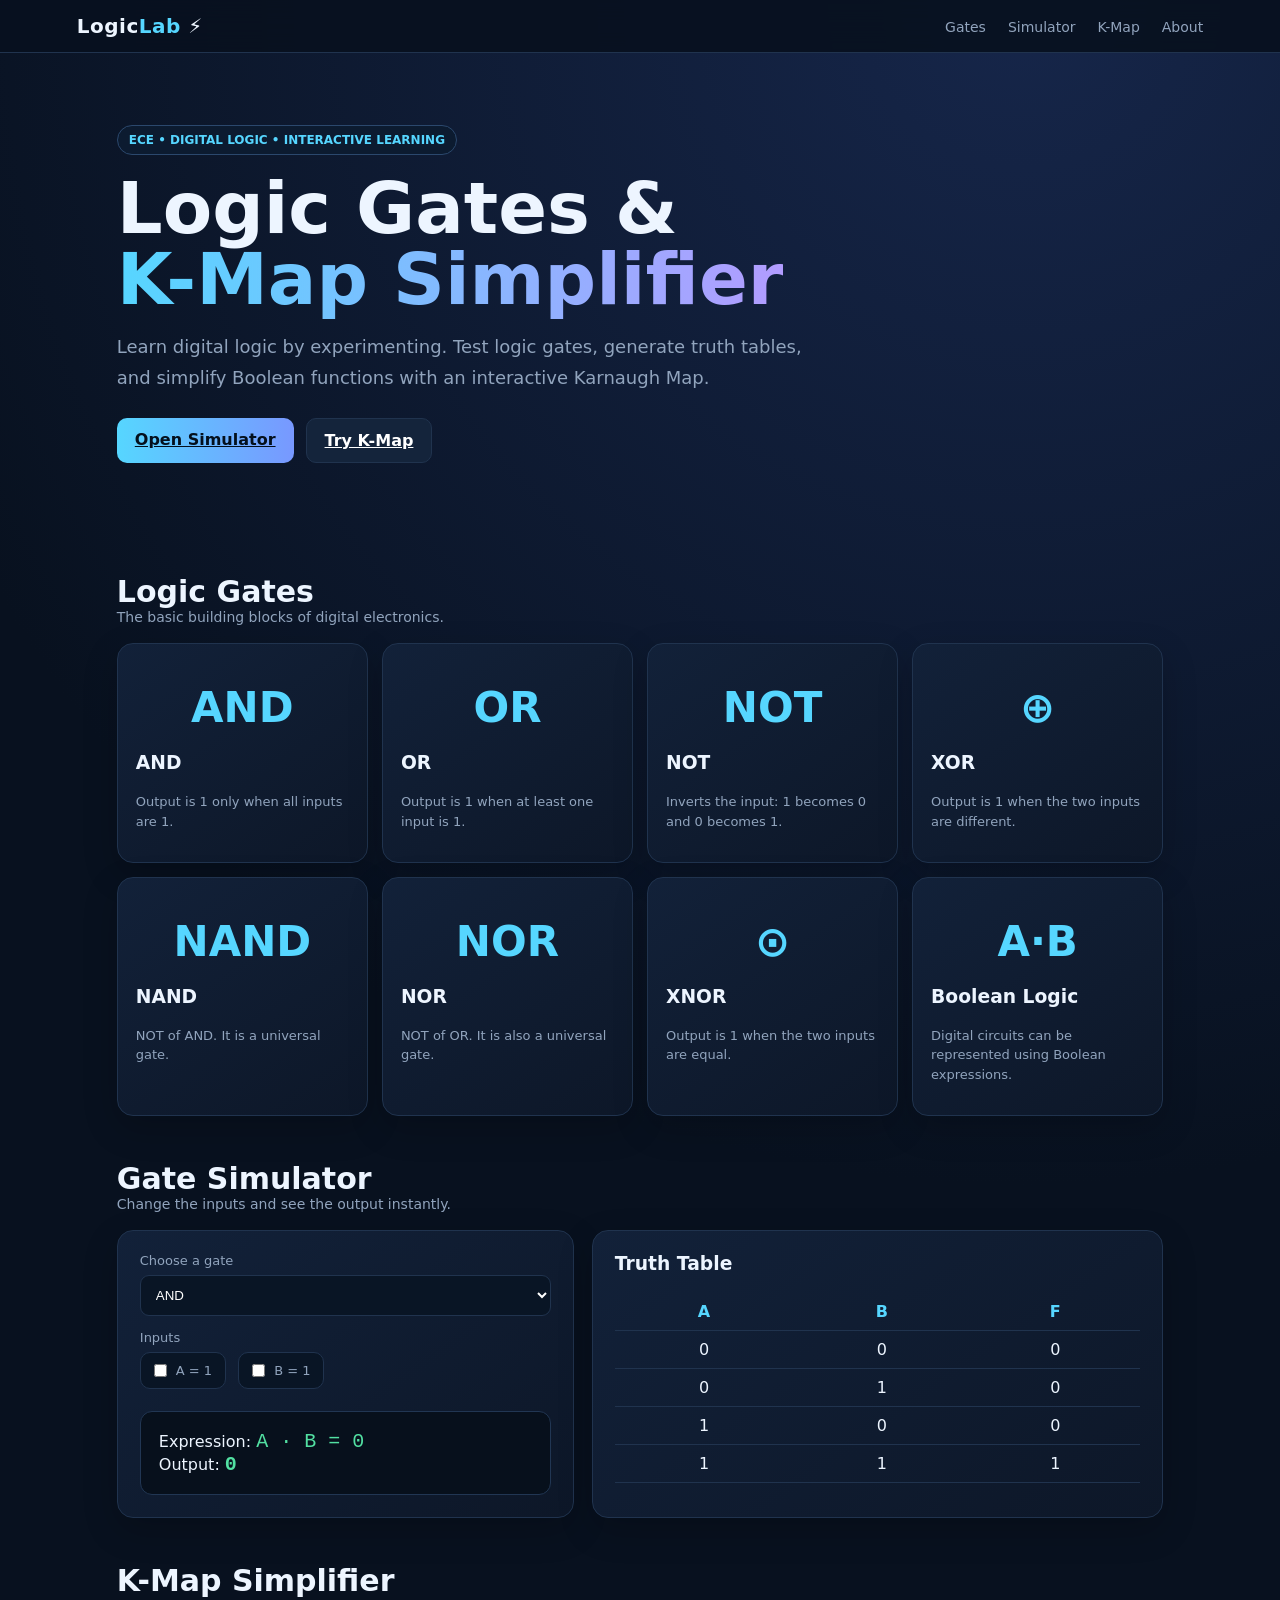
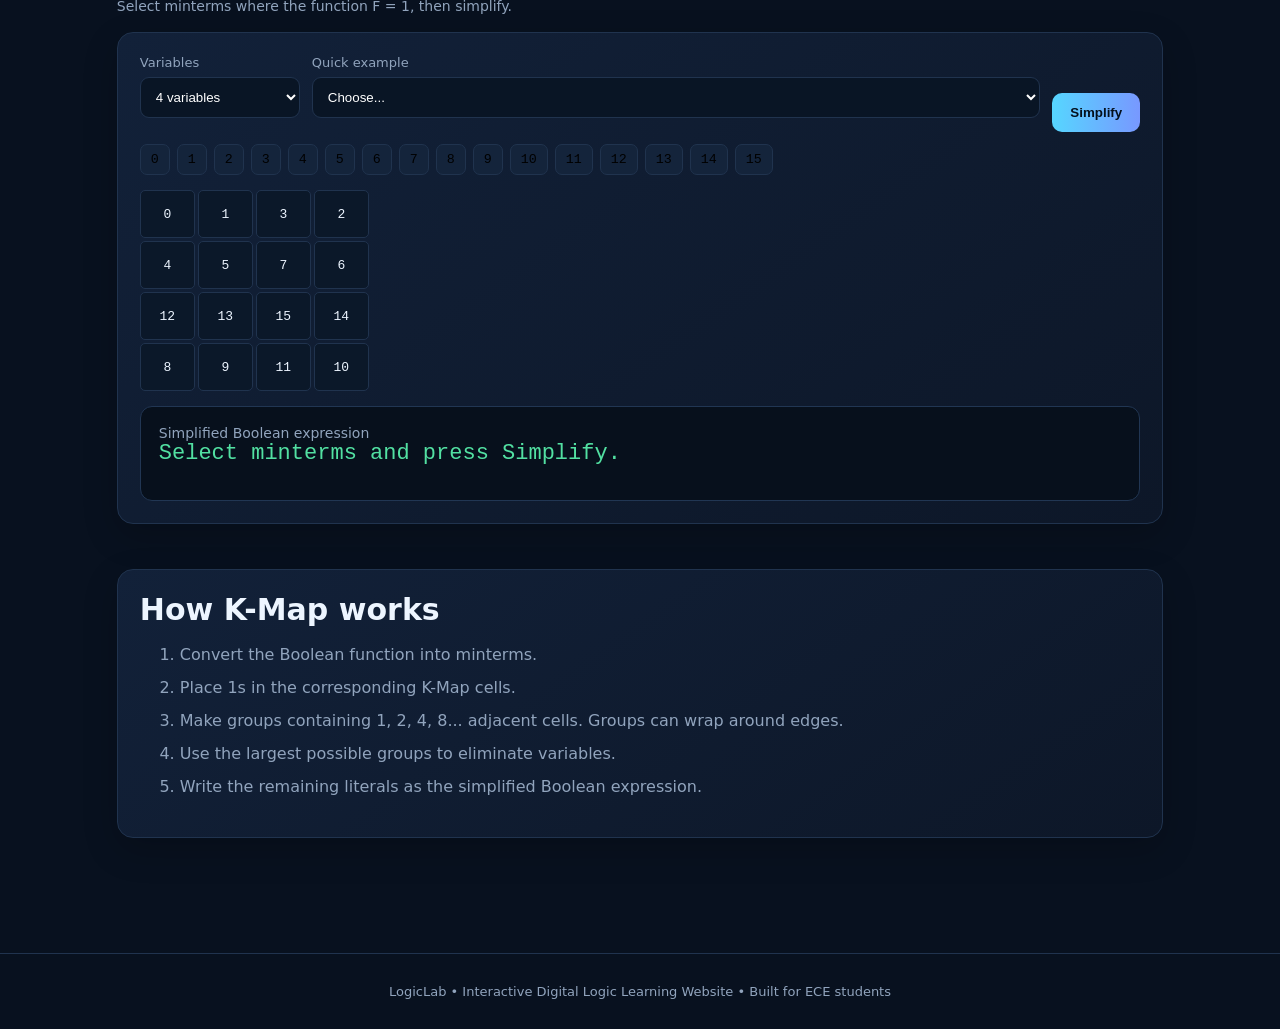
<file: index.html>
<!DOCTYPE html>
<html lang="en">
<head>
<meta charset="UTF-8">
<meta name="viewport" content="width=device-width,initial-scale=1">
<title>LogicLab — Logic Gates & K-Map Simplifier</title>
<style>
:root{--bg:#08111f;--panel:#101d31;--panel2:#0d1728;--text:#edf5ff;--muted:#91a4bd;--accent:#56d6ff;--accent2:#8b7cff;--good:#52e0a2;--border:#20334e}
*{box-sizing:border-box}html{scroll-behavior:smooth}body{margin:0;font-family:Inter,system-ui,-apple-system,Segoe UI,sans-serif;background:radial-gradient(circle at 80% 0%,#16264a 0,#08111f 42%);color:var(--text)}
nav{position:sticky;top:0;z-index:10;background:#08111fea;backdrop-filter:blur(12px);border-bottom:1px solid var(--border);display:flex;align-items:center;justify-content:space-between;padding:14px 6%}
.logo{font-weight:900;letter-spacing:.5px;font-size:20px}.logo span{color:var(--accent)}nav a{color:var(--muted);text-decoration:none;margin-left:22px;font-size:14px}nav a:hover{color:white}
.hero{padding:72px 6% 46px;max-width:1200px;margin:auto}.tag{display:inline-block;padding:7px 11px;border:1px solid #2b486d;border-radius:999px;color:var(--accent);background:#0c1b30;font-size:12px;font-weight:700}
h1{font-size:clamp(40px,7vw,72px);line-height:.98;margin:18px 0}.grad{background:linear-gradient(90deg,var(--accent),#b29cff);-webkit-background-clip:text;background-clip:text;color:transparent}
.hero p{max-width:720px;color:var(--muted);font-size:18px;line-height:1.7}.buttons{display:flex;gap:12px;flex-wrap:wrap;margin-top:25px}.btn{border:0;border-radius:10px;padding:12px 18px;font-weight:800;cursor:pointer;background:linear-gradient(90deg,var(--accent),#7898ff);color:#04101d}.btn.alt{background:#14243b;color:white;border:1px solid var(--border)}
main{max-width:1200px;margin:auto;padding:20px 6% 70px}section{margin:45px 0}.section-title{display:flex;justify-content:space-between;align-items:end;gap:20px;margin-bottom:18px}h2{font-size:30px;margin:0}h3{margin-top:0}.sub{color:var(--muted);font-size:14px}
.grid{display:grid;grid-template-columns:repeat(4,1fr);gap:14px}.card,.tool{background:linear-gradient(145deg,#122139,#0d1728);border:1px solid var(--border);border-radius:16px;padding:18px;box-shadow:0 12px 35px #0003}.gate-symbol{height:90px;display:grid;place-items:center;font-size:42px;color:var(--accent);font-weight:900}.card p{color:var(--muted);line-height:1.5;font-size:13px}
.tools{display:grid;grid-template-columns:1fr 1.25fr;gap:18px}.tool{padding:22px}label{font-size:13px;color:var(--muted);display:block;margin-bottom:7px}select,input{width:100%;background:#091525;color:white;border:1px solid var(--border);border-radius:9px;padding:11px;margin-bottom:14px}input[type=checkbox]{width:auto;margin:0}
.switches{display:flex;gap:12px;flex-wrap:wrap}.switch{display:flex;align-items:center;gap:9px;background:#091525;padding:10px 13px;border-radius:10px;border:1px solid var(--border);cursor:pointer}.switch input{accent-color:var(--accent)}
.output{background:#07101c;border:1px solid #213653;border-radius:12px;padding:18px;margin-top:15px;min-height:80px}.logic{font-family:ui-monospace,monospace;color:var(--good);font-size:20px}.truth{width:100%;border-collapse:collapse;margin-top:10px}.truth th,.truth td{padding:9px;border-bottom:1px solid var(--border);text-align:center}.truth th{color:var(--accent)}
.kcontrols{display:grid;grid-template-columns:160px 1fr auto;gap:12px;align-items:end}.minterms{display:flex;gap:7px;flex-wrap:wrap;margin:12px 0}.minterm{padding:7px 10px;border-radius:7px;background:#14243b;border:1px solid var(--border);cursor:pointer;font-family:monospace}.minterm.on{background:#174d55;border-color:var(--good);color:#bfffe8}
.kmap{display:grid;gap:3px;margin-top:15px;overflow:auto}.cell{min-width:55px;min-height:48px;display:grid;place-items:center;background:#0b1829;border:1px solid #20334e;border-radius:5px;font-family:monospace}.cell.one{background:#174d55;color:#bfffe8}.cell.group{outline:2px solid var(--accent);outline-offset:-2px}
table.klabels{border-collapse:collapse}.answer{font-size:22px;color:var(--good);font-family:ui-monospace,monospace;word-break:break-word}.steps li{margin:9px 0;color:var(--muted);line-height:1.5}
footer{border-top:1px solid var(--border);padding:30px 6%;text-align:center;color:var(--muted);font-size:13px}
@media(max-width:850px){.grid{grid-template-columns:repeat(2,1fr)}.tools{grid-template-columns:1fr}.kcontrols{grid-template-columns:1fr}nav div:last-child{display:none}}@media(max-width:520px){.grid{grid-template-columns:1fr}.hero{padding-top:50px}h1{font-size:48px}}
</style>
</head>
<body>
<nav><div class="logo">Logic<span>Lab</span> ⚡</div><div><a href="#gates">Gates</a><a href="#simulator">Simulator</a><a href="#kmap">K-Map</a><a href="#about">About</a></div></nav>

<header class="hero">
<span class="tag">ECE • DIGITAL LOGIC • INTERACTIVE LEARNING</span>
<h1>Logic Gates &<br><span class="grad">K-Map Simplifier</span></h1>
<p>Learn digital logic by experimenting. Test logic gates, generate truth tables, and simplify Boolean functions with an interactive Karnaugh Map.</p>
<div class="buttons"><a class="btn" href="#simulator">Open Simulator</a><a class="btn alt" href="#kmap">Try K-Map</a></div>
</header>

<main>
<section id="gates">
<div class="section-title"><div><h2>Logic Gates</h2><div class="sub">The basic building blocks of digital electronics.</div></div></div>
<div class="grid">
<div class="card"><div class="gate-symbol">AND</div><h3>AND</h3><p>Output is 1 only when all inputs are 1.</p></div>
<div class="card"><div class="gate-symbol">OR</div><h3>OR</h3><p>Output is 1 when at least one input is 1.</p></div>
<div class="card"><div class="gate-symbol">NOT</div><h3>NOT</h3><p>Inverts the input: 1 becomes 0 and 0 becomes 1.</p></div>
<div class="card"><div class="gate-symbol">⊕</div><h3>XOR</h3><p>Output is 1 when the two inputs are different.</p></div>
<div class="card"><div class="gate-symbol">NAND</div><h3>NAND</h3><p>NOT of AND. It is a universal gate.</p></div>
<div class="card"><div class="gate-symbol">NOR</div><h3>NOR</h3><p>NOT of OR. It is also a universal gate.</p></div>
<div class="card"><div class="gate-symbol">⊙</div><h3>XNOR</h3><p>Output is 1 when the two inputs are equal.</p></div>
<div class="card"><div class="gate-symbol">A·B</div><h3>Boolean Logic</h3><p>Digital circuits can be represented using Boolean expressions.</p></div>
</div>
</section>

<section id="simulator">
<div class="section-title"><div><h2>Gate Simulator</h2><div class="sub">Change the inputs and see the output instantly.</div></div></div>
<div class="tools">
<div class="tool">
<label>Choose a gate</label><select id="gate" onchange="updateSim()"><option>AND</option><option>OR</option><option>NOT</option><option>NAND</option><option>NOR</option><option>XOR</option><option>XNOR</option></select>
<label>Inputs</label><div class="switches"><label class="switch"><input id="a" type="checkbox" onchange="updateSim()"> A = 1</label><label class="switch" id="bwrap"><input id="b" type="checkbox" onchange="updateSim()"> B = 1</label></div>
<div class="output">Expression: <span id="expr" class="logic"></span><br>Output: <strong id="out" class="logic"></strong></div>
</div>
<div class="tool"><h3>Truth Table</h3><div id="truthBox"></div></div>
</div>
</section>

<section id="kmap">
<div class="section-title"><div><h2>K-Map Simplifier</h2><div class="sub">Select minterms where the function F = 1, then simplify.</div></div></div>
<div class="tool">
<div class="kcontrols"><div><label>Variables</label><select id="vars" onchange="buildMinterms()"><option value="2">2 variables</option><option value="3">3 variables</option><option value="4" selected>4 variables</option></select></div><div><label>Quick example</label><select id="example" onchange="loadExample()"><option value="">Choose...</option><option value="1">Σm(1,3,5,7)</option><option value="2">Σm(0,2,8,10)</option><option value="3">Σm(1,3,7,9,11,15)</option></select></div><button class="btn" onclick="simplify()">Simplify</button></div>
<div class="minterms" id="minterms"></div>
<div id="kmapGrid"></div>
<div class="output"><div class="sub">Simplified Boolean expression</div><div id="answer" class="answer">Select minterms and press Simplify.</div><ol id="steps" class="steps"></ol></div>
</div>
</section>

<section id="about">
<div class="tool"><h2>How K-Map works</h2><ol class="steps">
<li>Convert the Boolean function into minterms.</li><li>Place 1s in the corresponding K-Map cells.</li><li>Make groups containing 1, 2, 4, 8... adjacent cells. Groups can wrap around edges.</li><li>Use the largest possible groups to eliminate variables.</li><li>Write the remaining literals as the simplified Boolean expression.</li>
</ol></div>
</section>
</main>
<footer>LogicLab • Interactive Digital Logic Learning Website • Built for ECE students</footer>

<script>
const gateFns={AND:(a,b)=>a&b,OR:(a,b)=>a|b,NOT:a=>!a?1:0,NAND:(a,b)=>(!(a&b))?1:0,NOR:(a,b)=>(!(a|b))?1:0,XOR:(a,b)=>a^b,XNOR:(a,b)=>a===b?1:0};
function updateSim(){
 let g=document.getElementById('gate').value,a=+document.getElementById('a').checked,b=+document.getElementById('b').checked;
 document.getElementById('bwrap').style.display=g==='NOT'?'none':'flex';
 let o=gateFns[g](a,b);document.getElementById('out').textContent=o;
 let sym={AND:'·',OR:' + ',NOT:"'",NAND:" NAND ",NOR:" NOR ",XOR:' ⊕ ',XNOR:' ⊙ '}[g];
 document.getElementById('expr').textContent=g==='NOT'?`A' = ${o}`:`A ${sym} B = ${o}`;
 let rows=g==='NOT'?[[0,gateFns[g](0)],[1,gateFns[g](1)]]:[[0,0,gateFns[g](0,0)],[0,1,gateFns[g](0,1)],[1,0,gateFns[g](1,0)],[1,1,gateFns[g](1,1)]];
 document.getElementById('truthBox').innerHTML='<table class="truth"><tr><th>A</th>'+(g==='NOT'?'':'<th>B</th>')+'<th>F</th></tr>'+rows.map(r=>'<tr>'+r.map(x=>`<td>${x}</td>`).join('')+'</tr>').join('')+'</table>';
}
updateSim();

function buildMinterms(){
 let n=+document.getElementById('vars').value,N=2**n,box=document.getElementById('minterms');box.innerHTML='';
 for(let i=0;i<N;i++){let d=document.createElement('button');d.className='minterm';d.textContent=i;d.dataset.i=i;d.onclick=()=>d.classList.toggle('on');box.appendChild(d)}
 renderKmap();
}
function selected(){return [...document.querySelectorAll('.minterm.on')].map(x=>+x.dataset.i).sort((a,b)=>a-b)}
function gray(n){return n===2?[0,1,3,2]:[0,1,3,2]}
function renderKmap(){
 let n=+document.getElementById('vars').value,ms=selected();
 if(n===2){document.getElementById('kmapGrid').innerHTML='<div class="kmap" style="grid-template-columns:repeat(2,55px)">'+[0,1,3,2].map(i=>`<div class="cell ${ms.includes(i)?'one':''}">${i}</div>`).join('')+'</div>';return}
 if(n===3){let rows=[0,1,3,2],cols=[0,1];document.getElementById('kmapGrid').innerHTML='<div class="kmap" style="grid-template-columns:repeat(2,55px)">'+rows.flatMap(r=>cols.map(c=>{let m=(r<<1)|c;return `<div class="cell ${ms.includes(m)?'one':''}">${m}</div>`})).join('')+'</div>';return}
 let rows=[0,1,3,2],cols=[0,1,3,2],s='<div class="kmap" style="grid-template-columns:repeat(4,55px)">';
 rows.forEach(r=>cols.forEach(c=>{let m=(r<<2)|c;s+=`<div class="cell ${ms.includes(m)?'one':''}">${m}</div>`}));s+='</div>';document.getElementById('kmapGrid').innerHTML=s;
}
function loadExample(){let v=document.getElementById('example').value;if(!v)return;let sets={1:[1,3,5,7],2:[0,2,8,10],3:[1,3,7,9,11,15]};document.querySelectorAll('.minterm').forEach(x=>x.classList.toggle('on',sets[v].includes(+x.dataset.i)));renderKmap();simplify()}

function qm(mins,n){
 if(!mins.length)return '0'; if(mins.length===2**n)return '1';
 let terms=mins.map(m=>({bits:m.toString(2).padStart(n,'0'),mins:[m]})),prime=[];
 let changed=true;
 while(changed){
  changed=false;let used=new Set(),next=[];
  for(let i=0;i<terms.length;i++)for(let j=i+1;j<terms.length;j++){
   let a=terms[i].bits,b=terms[j].bits,d=0,pos=-1;
   for(let k=0;k<n;k++)if(a[k]!==b[k]){if(a[k]!=='-'&&b[k]!=='-'){d++;pos=k}}
   if(d===1){let bits=a.split('');bits[pos]='-';let key=bits.join('');if(!next.some(x=>x.bits===key))next.push({bits:key,mins:[...new Set([...terms[i].mins,...terms[j].mins])]});used.add(i);used.add(j);changed=true}
  }
  terms.forEach((t,i)=>{if(!used.has(i)&&!prime.some(p=>p.bits===t.bits))prime.push(t)});terms=next;
 }
 terms.forEach(t=>{if(!prime.some(p=>p.bits===t.bits))prime.push(t)});
 let uncovered=new Set(mins),chosen=[];
 while(uncovered.size){
  let best=prime.filter(p=>p.mins.some(m=>uncovered.has(m))).sort((a,b)=>b.mins.filter(m=>uncovered.has(m)).length-a.mins.filter(m=>uncovered.has(m)).length)[0];
  if(!best)break;chosen.push(best);best.mins.forEach(m=>uncovered.delete(m));
 }
 const names='ABCD'.slice(0,n);
 return chosen.map(t=>t.bits.split('').map((x,i)=>x==='-'?'':x==='1'?names[i]:names[i]+"'").join('')).join(' + ')||'0';
}
function simplify(){
 let n=+document.getElementById('vars').value,ms=selected();
 renderKmap();
 let ans=qm(ms,n);document.getElementById('answer').textContent=ans;
 document.getElementById('steps').innerHTML=ms.length?`<li>Selected minterms: Σm(${ms.join(', ')})</li><li>Adjacent 1s are combined into power-of-two groups.</li><li>Common variables are retained; changing variables are eliminated.</li><li>Final simplified expression: <b>${ans}</b></li>`:'<li>Select at least one minterm.</li>';
}
buildMinterms();
</script>
</body>
</html>
</file>
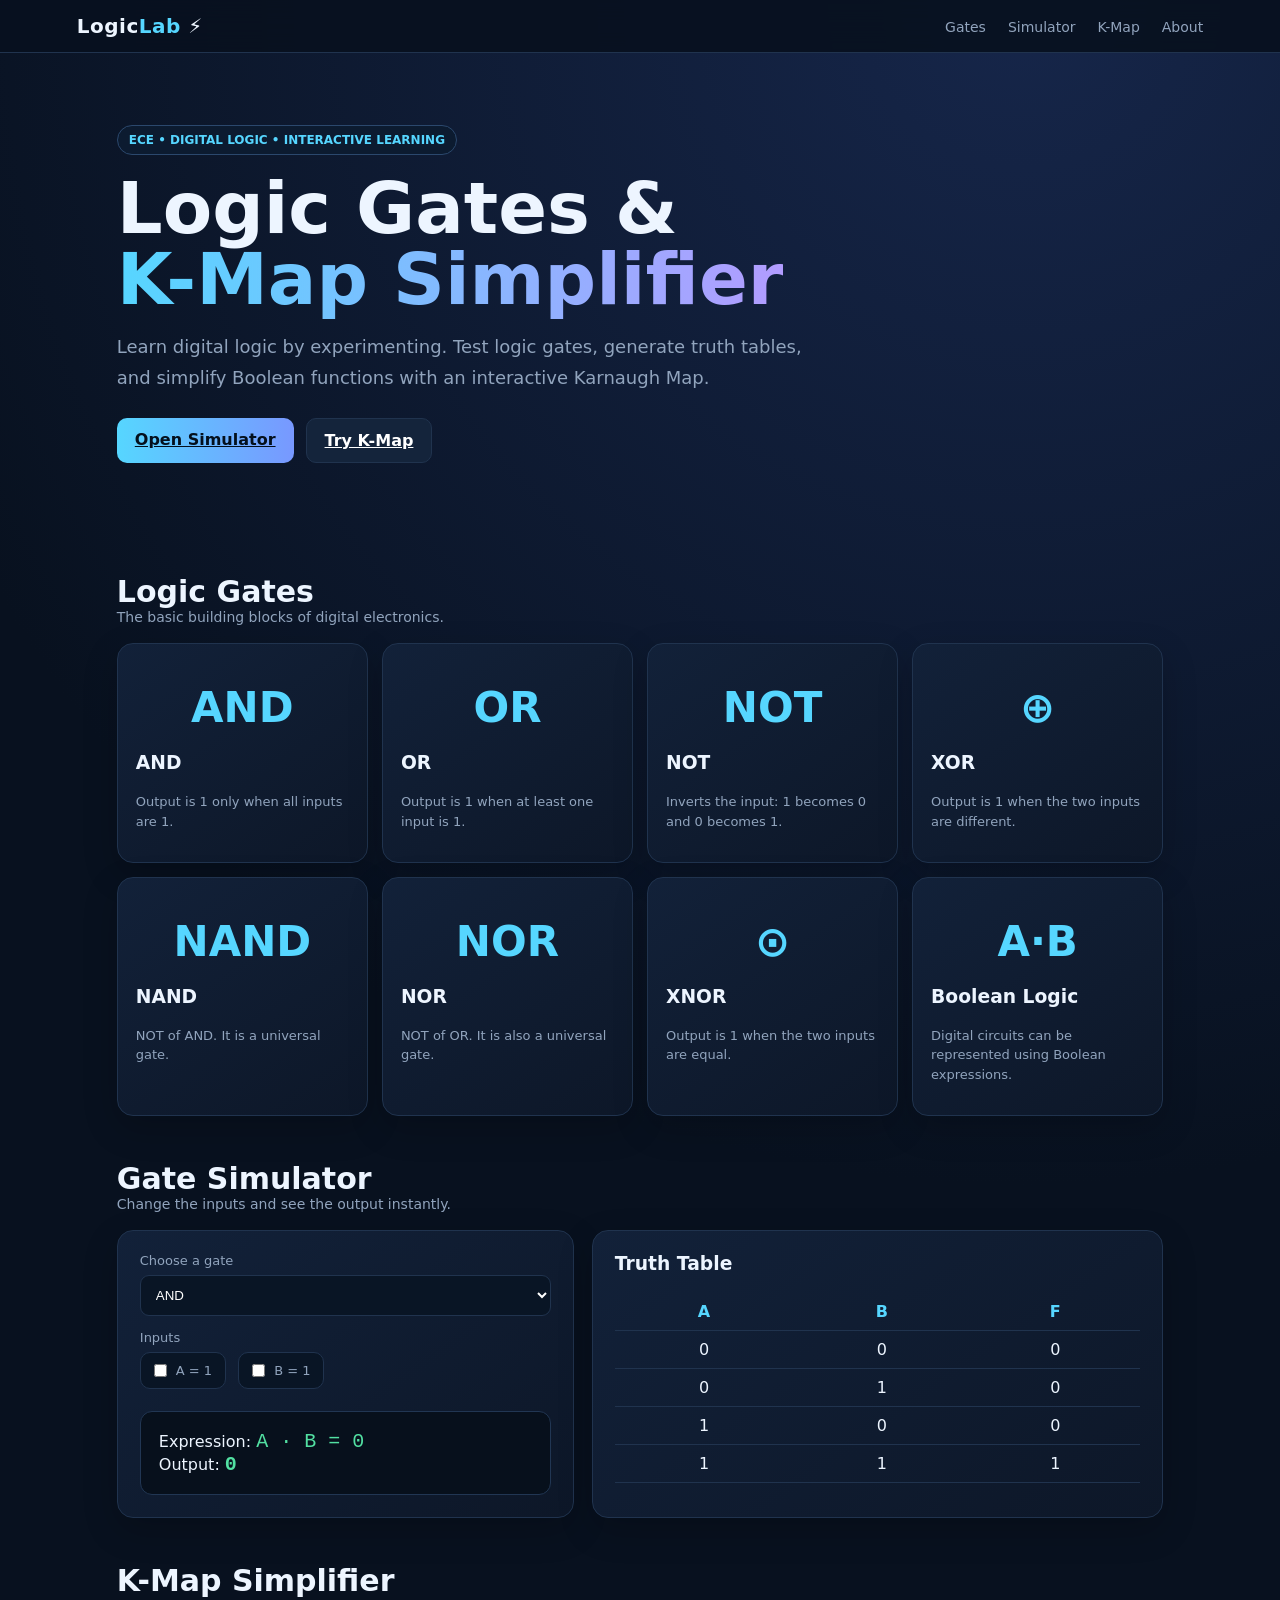
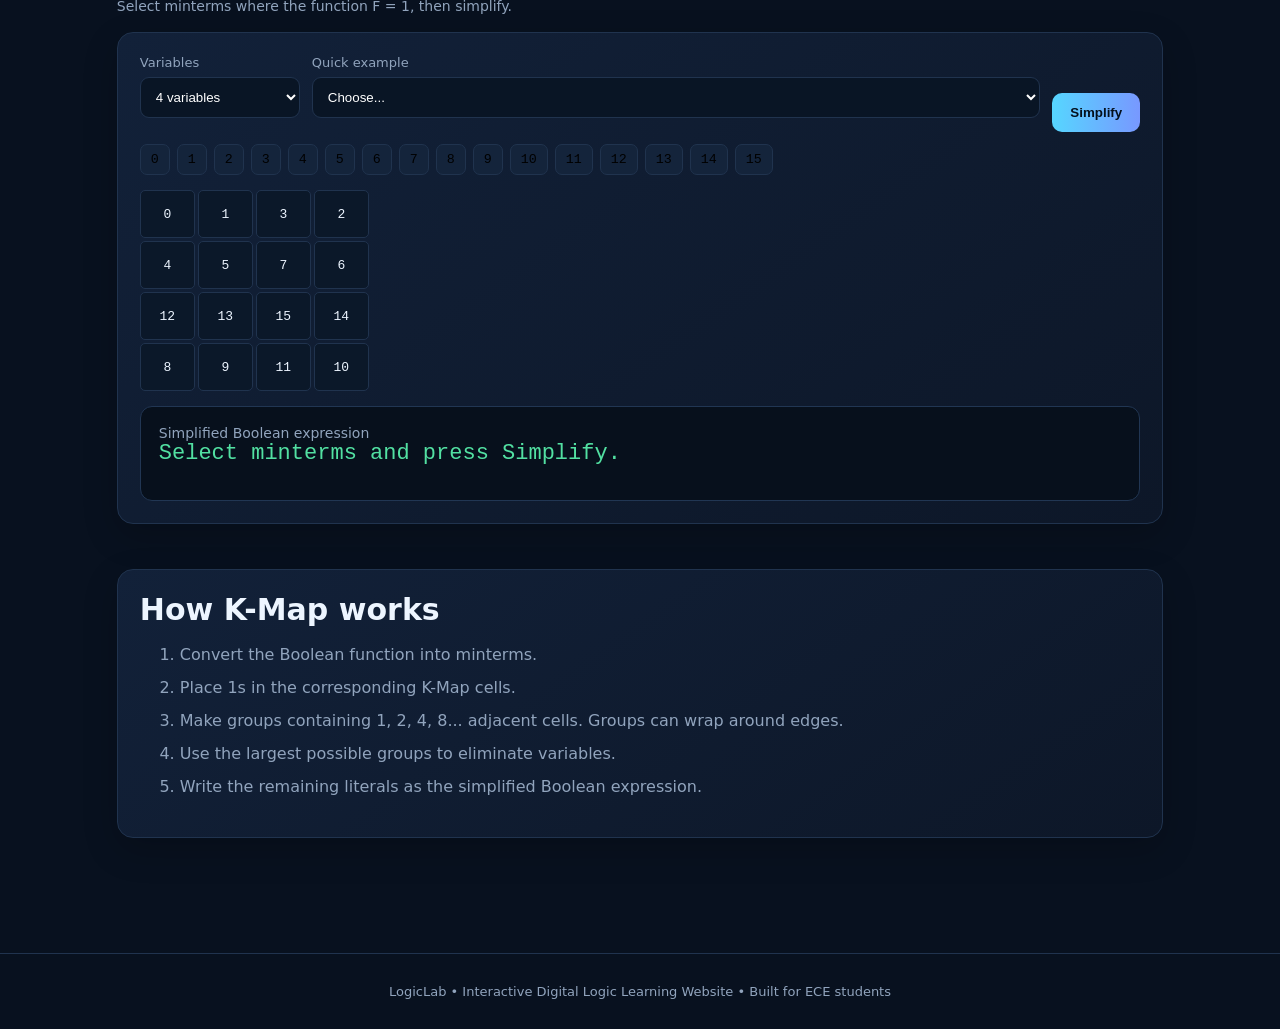
<file: logic_gate_kmap_simplifier.html>
<!DOCTYPE html>
<html lang="en">
<head>
<meta charset="UTF-8">
<meta name="viewport" content="width=device-width,initial-scale=1">
<title>LogicLab — Logic Gates & K-Map Simplifier</title>
<style>
:root{--bg:#08111f;--panel:#101d31;--panel2:#0d1728;--text:#edf5ff;--muted:#91a4bd;--accent:#56d6ff;--accent2:#8b7cff;--good:#52e0a2;--border:#20334e}
*{box-sizing:border-box}html{scroll-behavior:smooth}body{margin:0;font-family:Inter,system-ui,-apple-system,Segoe UI,sans-serif;background:radial-gradient(circle at 80% 0%,#16264a 0,#08111f 42%);color:var(--text)}
nav{position:sticky;top:0;z-index:10;background:#08111fea;backdrop-filter:blur(12px);border-bottom:1px solid var(--border);display:flex;align-items:center;justify-content:space-between;padding:14px 6%}
.logo{font-weight:900;letter-spacing:.5px;font-size:20px}.logo span{color:var(--accent)}nav a{color:var(--muted);text-decoration:none;margin-left:22px;font-size:14px}nav a:hover{color:white}
.hero{padding:72px 6% 46px;max-width:1200px;margin:auto}.tag{display:inline-block;padding:7px 11px;border:1px solid #2b486d;border-radius:999px;color:var(--accent);background:#0c1b30;font-size:12px;font-weight:700}
h1{font-size:clamp(40px,7vw,72px);line-height:.98;margin:18px 0}.grad{background:linear-gradient(90deg,var(--accent),#b29cff);-webkit-background-clip:text;background-clip:text;color:transparent}
.hero p{max-width:720px;color:var(--muted);font-size:18px;line-height:1.7}.buttons{display:flex;gap:12px;flex-wrap:wrap;margin-top:25px}.btn{border:0;border-radius:10px;padding:12px 18px;font-weight:800;cursor:pointer;background:linear-gradient(90deg,var(--accent),#7898ff);color:#04101d}.btn.alt{background:#14243b;color:white;border:1px solid var(--border)}
main{max-width:1200px;margin:auto;padding:20px 6% 70px}section{margin:45px 0}.section-title{display:flex;justify-content:space-between;align-items:end;gap:20px;margin-bottom:18px}h2{font-size:30px;margin:0}h3{margin-top:0}.sub{color:var(--muted);font-size:14px}
.grid{display:grid;grid-template-columns:repeat(4,1fr);gap:14px}.card,.tool{background:linear-gradient(145deg,#122139,#0d1728);border:1px solid var(--border);border-radius:16px;padding:18px;box-shadow:0 12px 35px #0003}.gate-symbol{height:90px;display:grid;place-items:center;font-size:42px;color:var(--accent);font-weight:900}.card p{color:var(--muted);line-height:1.5;font-size:13px}
.tools{display:grid;grid-template-columns:1fr 1.25fr;gap:18px}.tool{padding:22px}label{font-size:13px;color:var(--muted);display:block;margin-bottom:7px}select,input{width:100%;background:#091525;color:white;border:1px solid var(--border);border-radius:9px;padding:11px;margin-bottom:14px}input[type=checkbox]{width:auto;margin:0}
.switches{display:flex;gap:12px;flex-wrap:wrap}.switch{display:flex;align-items:center;gap:9px;background:#091525;padding:10px 13px;border-radius:10px;border:1px solid var(--border);cursor:pointer}.switch input{accent-color:var(--accent)}
.output{background:#07101c;border:1px solid #213653;border-radius:12px;padding:18px;margin-top:15px;min-height:80px}.logic{font-family:ui-monospace,monospace;color:var(--good);font-size:20px}.truth{width:100%;border-collapse:collapse;margin-top:10px}.truth th,.truth td{padding:9px;border-bottom:1px solid var(--border);text-align:center}.truth th{color:var(--accent)}
.kcontrols{display:grid;grid-template-columns:160px 1fr auto;gap:12px;align-items:end}.minterms{display:flex;gap:7px;flex-wrap:wrap;margin:12px 0}.minterm{padding:7px 10px;border-radius:7px;background:#14243b;border:1px solid var(--border);cursor:pointer;font-family:monospace}.minterm.on{background:#174d55;border-color:var(--good);color:#bfffe8}
.kmap{display:grid;gap:3px;margin-top:15px;overflow:auto}.cell{min-width:55px;min-height:48px;display:grid;place-items:center;background:#0b1829;border:1px solid #20334e;border-radius:5px;font-family:monospace}.cell.one{background:#174d55;color:#bfffe8}.cell.group{outline:2px solid var(--accent);outline-offset:-2px}
table.klabels{border-collapse:collapse}.answer{font-size:22px;color:var(--good);font-family:ui-monospace,monospace;word-break:break-word}.steps li{margin:9px 0;color:var(--muted);line-height:1.5}
footer{border-top:1px solid var(--border);padding:30px 6%;text-align:center;color:var(--muted);font-size:13px}
@media(max-width:850px){.grid{grid-template-columns:repeat(2,1fr)}.tools{grid-template-columns:1fr}.kcontrols{grid-template-columns:1fr}nav div:last-child{display:none}}@media(max-width:520px){.grid{grid-template-columns:1fr}.hero{padding-top:50px}h1{font-size:48px}}
</style>
</head>
<body>
<nav><div class="logo">Logic<span>Lab</span> ⚡</div><div><a href="#gates">Gates</a><a href="#simulator">Simulator</a><a href="#kmap">K-Map</a><a href="#about">About</a></div></nav>

<header class="hero">
<span class="tag">ECE • DIGITAL LOGIC • INTERACTIVE LEARNING</span>
<h1>Logic Gates &<br><span class="grad">K-Map Simplifier</span></h1>
<p>Learn digital logic by experimenting. Test logic gates, generate truth tables, and simplify Boolean functions with an interactive Karnaugh Map.</p>
<div class="buttons"><a class="btn" href="#simulator">Open Simulator</a><a class="btn alt" href="#kmap">Try K-Map</a></div>
</header>

<main>
<section id="gates">
<div class="section-title"><div><h2>Logic Gates</h2><div class="sub">The basic building blocks of digital electronics.</div></div></div>
<div class="grid">
<div class="card"><div class="gate-symbol">AND</div><h3>AND</h3><p>Output is 1 only when all inputs are 1.</p></div>
<div class="card"><div class="gate-symbol">OR</div><h3>OR</h3><p>Output is 1 when at least one input is 1.</p></div>
<div class="card"><div class="gate-symbol">NOT</div><h3>NOT</h3><p>Inverts the input: 1 becomes 0 and 0 becomes 1.</p></div>
<div class="card"><div class="gate-symbol">⊕</div><h3>XOR</h3><p>Output is 1 when the two inputs are different.</p></div>
<div class="card"><div class="gate-symbol">NAND</div><h3>NAND</h3><p>NOT of AND. It is a universal gate.</p></div>
<div class="card"><div class="gate-symbol">NOR</div><h3>NOR</h3><p>NOT of OR. It is also a universal gate.</p></div>
<div class="card"><div class="gate-symbol">⊙</div><h3>XNOR</h3><p>Output is 1 when the two inputs are equal.</p></div>
<div class="card"><div class="gate-symbol">A·B</div><h3>Boolean Logic</h3><p>Digital circuits can be represented using Boolean expressions.</p></div>
</div>
</section>

<section id="simulator">
<div class="section-title"><div><h2>Gate Simulator</h2><div class="sub">Change the inputs and see the output instantly.</div></div></div>
<div class="tools">
<div class="tool">
<label>Choose a gate</label><select id="gate" onchange="updateSim()"><option>AND</option><option>OR</option><option>NOT</option><option>NAND</option><option>NOR</option><option>XOR</option><option>XNOR</option></select>
<label>Inputs</label><div class="switches"><label class="switch"><input id="a" type="checkbox" onchange="updateSim()"> A = 1</label><label class="switch" id="bwrap"><input id="b" type="checkbox" onchange="updateSim()"> B = 1</label></div>
<div class="output">Expression: <span id="expr" class="logic"></span><br>Output: <strong id="out" class="logic"></strong></div>
</div>
<div class="tool"><h3>Truth Table</h3><div id="truthBox"></div></div>
</div>
</section>

<section id="kmap">
<div class="section-title"><div><h2>K-Map Simplifier</h2><div class="sub">Select minterms where the function F = 1, then simplify.</div></div></div>
<div class="tool">
<div class="kcontrols"><div><label>Variables</label><select id="vars" onchange="buildMinterms()"><option value="2">2 variables</option><option value="3">3 variables</option><option value="4" selected>4 variables</option></select></div><div><label>Quick example</label><select id="example" onchange="loadExample()"><option value="">Choose...</option><option value="1">Σm(1,3,5,7)</option><option value="2">Σm(0,2,8,10)</option><option value="3">Σm(1,3,7,9,11,15)</option></select></div><button class="btn" onclick="simplify()">Simplify</button></div>
<div class="minterms" id="minterms"></div>
<div id="kmapGrid"></div>
<div class="output"><div class="sub">Simplified Boolean expression</div><div id="answer" class="answer">Select minterms and press Simplify.</div><ol id="steps" class="steps"></ol></div>
</div>
</section>

<section id="about">
<div class="tool"><h2>How K-Map works</h2><ol class="steps">
<li>Convert the Boolean function into minterms.</li><li>Place 1s in the corresponding K-Map cells.</li><li>Make groups containing 1, 2, 4, 8... adjacent cells. Groups can wrap around edges.</li><li>Use the largest possible groups to eliminate variables.</li><li>Write the remaining literals as the simplified Boolean expression.</li>
</ol></div>
</section>
</main>
<footer>LogicLab • Interactive Digital Logic Learning Website • Built for ECE students</footer>

<script>
const gateFns={AND:(a,b)=>a&b,OR:(a,b)=>a|b,NOT:a=>!a?1:0,NAND:(a,b)=>(!(a&b))?1:0,NOR:(a,b)=>(!(a|b))?1:0,XOR:(a,b)=>a^b,XNOR:(a,b)=>a===b?1:0};
function updateSim(){
 let g=document.getElementById('gate').value,a=+document.getElementById('a').checked,b=+document.getElementById('b').checked;
 document.getElementById('bwrap').style.display=g==='NOT'?'none':'flex';
 let o=gateFns[g](a,b);document.getElementById('out').textContent=o;
 let sym={AND:'·',OR:' + ',NOT:"'",NAND:" NAND ",NOR:" NOR ",XOR:' ⊕ ',XNOR:' ⊙ '}[g];
 document.getElementById('expr').textContent=g==='NOT'?`A' = ${o}`:`A ${sym} B = ${o}`;
 let rows=g==='NOT'?[[0,gateFns[g](0)],[1,gateFns[g](1)]]:[[0,0,gateFns[g](0,0)],[0,1,gateFns[g](0,1)],[1,0,gateFns[g](1,0)],[1,1,gateFns[g](1,1)]];
 document.getElementById('truthBox').innerHTML='<table class="truth"><tr><th>A</th>'+(g==='NOT'?'':'<th>B</th>')+'<th>F</th></tr>'+rows.map(r=>'<tr>'+r.map(x=>`<td>${x}</td>`).join('')+'</tr>').join('')+'</table>';
}
updateSim();

function buildMinterms(){
 let n=+document.getElementById('vars').value,N=2**n,box=document.getElementById('minterms');box.innerHTML='';
 for(let i=0;i<N;i++){let d=document.createElement('button');d.className='minterm';d.textContent=i;d.dataset.i=i;d.onclick=()=>d.classList.toggle('on');box.appendChild(d)}
 renderKmap();
}
function selected(){return [...document.querySelectorAll('.minterm.on')].map(x=>+x.dataset.i).sort((a,b)=>a-b)}
function gray(n){return n===2?[0,1,3,2]:[0,1,3,2]}
function renderKmap(){
 let n=+document.getElementById('vars').value,ms=selected();
 if(n===2){document.getElementById('kmapGrid').innerHTML='<div class="kmap" style="grid-template-columns:repeat(2,55px)">'+[0,1,3,2].map(i=>`<div class="cell ${ms.includes(i)?'one':''}">${i}</div>`).join('')+'</div>';return}
 if(n===3){let rows=[0,1,3,2],cols=[0,1];document.getElementById('kmapGrid').innerHTML='<div class="kmap" style="grid-template-columns:repeat(2,55px)">'+rows.flatMap(r=>cols.map(c=>{let m=(r<<1)|c;return `<div class="cell ${ms.includes(m)?'one':''}">${m}</div>`})).join('')+'</div>';return}
 let rows=[0,1,3,2],cols=[0,1,3,2],s='<div class="kmap" style="grid-template-columns:repeat(4,55px)">';
 rows.forEach(r=>cols.forEach(c=>{let m=(r<<2)|c;s+=`<div class="cell ${ms.includes(m)?'one':''}">${m}</div>`}));s+='</div>';document.getElementById('kmapGrid').innerHTML=s;
}
function loadExample(){let v=document.getElementById('example').value;if(!v)return;let sets={1:[1,3,5,7],2:[0,2,8,10],3:[1,3,7,9,11,15]};document.querySelectorAll('.minterm').forEach(x=>x.classList.toggle('on',sets[v].includes(+x.dataset.i)));renderKmap();simplify()}

function qm(mins,n){
 if(!mins.length)return '0'; if(mins.length===2**n)return '1';
 let terms=mins.map(m=>({bits:m.toString(2).padStart(n,'0'),mins:[m]})),prime=[];
 let changed=true;
 while(changed){
  changed=false;let used=new Set(),next=[];
  for(let i=0;i<terms.length;i++)for(let j=i+1;j<terms.length;j++){
   let a=terms[i].bits,b=terms[j].bits,d=0,pos=-1;
   for(let k=0;k<n;k++)if(a[k]!==b[k]){if(a[k]!=='-'&&b[k]!=='-'){d++;pos=k}}
   if(d===1){let bits=a.split('');bits[pos]='-';let key=bits.join('');if(!next.some(x=>x.bits===key))next.push({bits:key,mins:[...new Set([...terms[i].mins,...terms[j].mins])]});used.add(i);used.add(j);changed=true}
  }
  terms.forEach((t,i)=>{if(!used.has(i)&&!prime.some(p=>p.bits===t.bits))prime.push(t)});terms=next;
 }
 terms.forEach(t=>{if(!prime.some(p=>p.bits===t.bits))prime.push(t)});
 let uncovered=new Set(mins),chosen=[];
 while(uncovered.size){
  let best=prime.filter(p=>p.mins.some(m=>uncovered.has(m))).sort((a,b)=>b.mins.filter(m=>uncovered.has(m)).length-a.mins.filter(m=>uncovered.has(m)).length)[0];
  if(!best)break;chosen.push(best);best.mins.forEach(m=>uncovered.delete(m));
 }
 const names='ABCD'.slice(0,n);
 return chosen.map(t=>t.bits.split('').map((x,i)=>x==='-'?'':x==='1'?names[i]:names[i]+"'").join('')).join(' + ')||'0';
}
function simplify(){
 let n=+document.getElementById('vars').value,ms=selected();
 renderKmap();
 let ans=qm(ms,n);document.getElementById('answer').textContent=ans;
 document.getElementById('steps').innerHTML=ms.length?`<li>Selected minterms: Σm(${ms.join(', ')})</li><li>Adjacent 1s are combined into power-of-two groups.</li><li>Common variables are retained; changing variables are eliminated.</li><li>Final simplified expression: <b>${ans}</b></li>`:'<li>Select at least one minterm.</li>';
}
buildMinterms();
</script>
</body>
</html>
</file>
